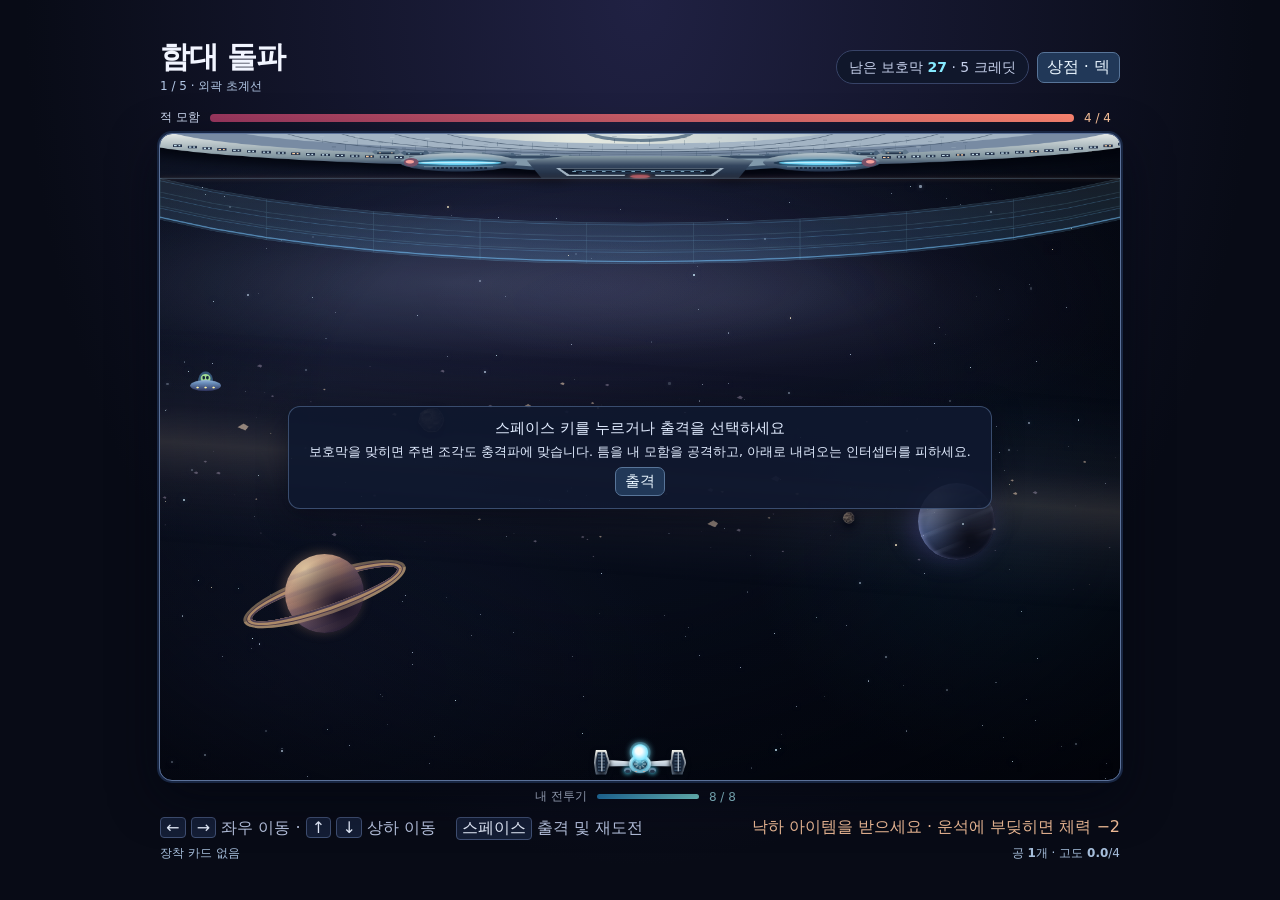
<file: index.html>
<!DOCTYPE html>
<html lang="ko">
<head>
<meta charset="UTF-8">
<title>SpaceJam</title>
<meta http-equiv="refresh" content="0; url=https://spaceyam.github.io/SpaceJam/brick_game.html">
</head>
<body style="background:#101426;color:white;font-family:Arial;padding:40px">
<h1>SpaceJam</h1>
<p>우주를 정복하라.</p>
</body>
</html>
</file>
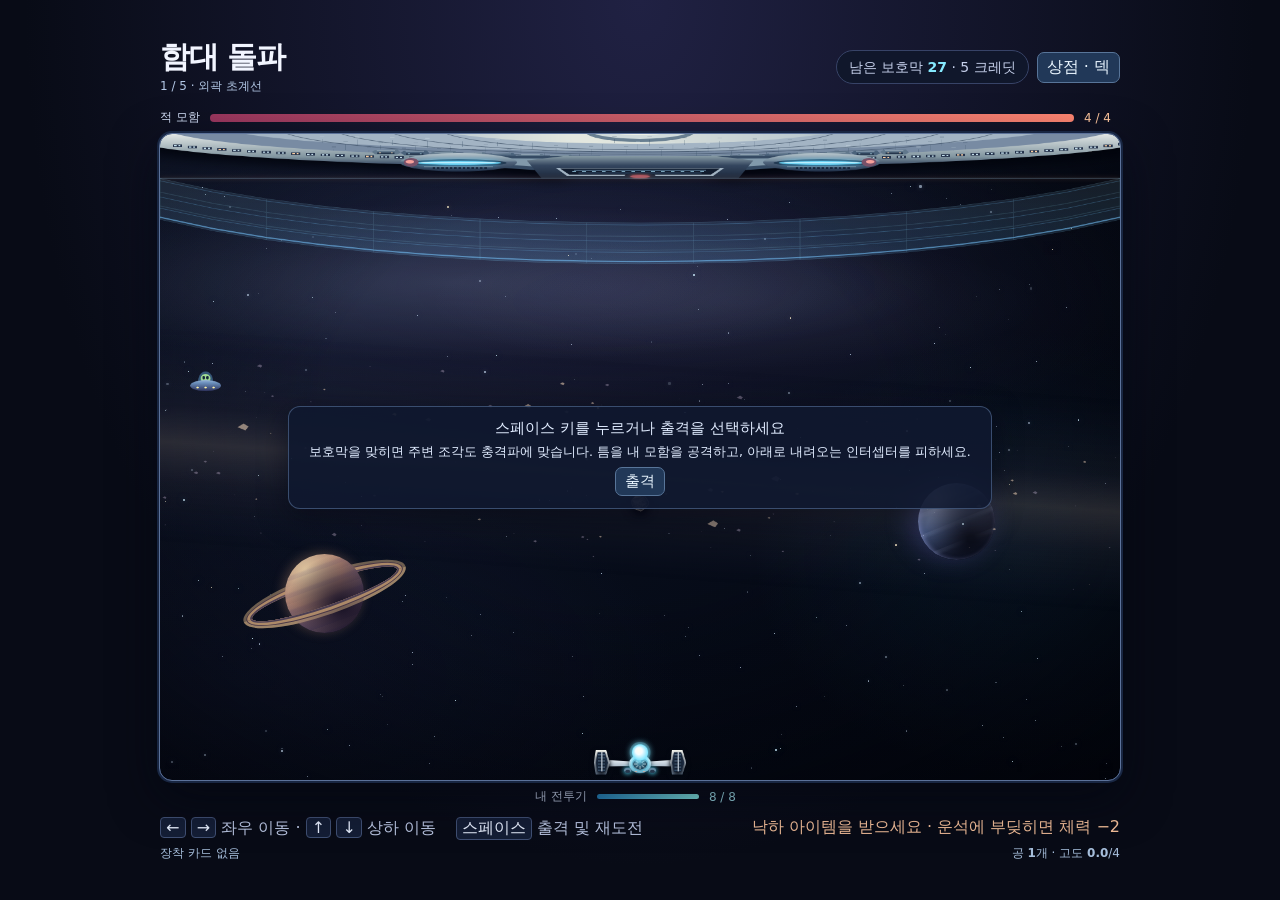
<file: brick_game.html>
<!doctype html>
<html lang="ko">
<head>
  <meta charset="utf-8">
  <meta name="viewport" content="width=device-width, initial-scale=1">
  <title>함대 돌파</title>
  <link rel="stylesheet" href="brick_game.css">
  <script src="brick_game.js" defer></script>
</head>
<body>
  <main class="game">
    <header class="game-header">
      <div><h1>함대 돌파</h1><p id="stage-label" class="stage-label"></p></div>
      <div class="battle-actions">
        <p>남은 보호막 <strong id="remaining">27</strong> · <span id="credits">5</span> 크레딧</p>
        <button id="toggle-shop" type="button" aria-controls="shop" aria-expanded="false">상점 · 덱</button>
      </div>
    </header>
    <div class="health health-boss">
      <label for="boss-health">적 모함</label>
      <progress id="boss-health" max="4" value="4"></progress>
      <span id="boss-health-count" aria-hidden="true">4 / 4</span>
    </div>
    <div class="battle-layout">
      <div class="game-area">
        <div class="starfield" aria-hidden="true"></div>
        <div class="ringed-planet" aria-hidden="true"><span></span></div>
        <div class="space-traffic" aria-hidden="true">
          <div class="shooting-star"></div>
        </div>
        <canvas id="board" width="1560" height="1050" aria-label="함대 돌파 게임 영역">
          이 브라우저에서는 게임 화면을 표시할 수 없습니다.
        </canvas>
        <div id="pause-notice" class="pause-notice" role="status" hidden>일시정지 · 상점을 닫으면 전투가 이어집니다</div>
        <div class="game-message" role="status">
          <div id="message-panel" class="message-panel">
            <strong id="result" hidden></strong>
            <span id="prompt">스페이스 키를 눌러 시작하세요</span>
            <small id="mission-hint"></small>
            <div class="mission-actions">
              <button id="launch" type="button">출격</button>
            </div>
          </div>
        </div>
      </div>
      <section id="shop" class="shop" aria-labelledby="shop-title" hidden>
        <div class="shop-header">
          <div><h2 id="shop-title">함선 정비 상점</h2><p><span id="shop-credits">5</span> 크레딧 · 장착 <span id="deck-count">0</span>/2</p></div>
          <button id="close-shop" type="button">닫기</button>
        </div>
        <div id="shop-cards" class="shop-cards"></div>
        <p id="shop-status" role="status"></p>
      </section>
    </div>
    <div class="health health-fighter">
      <label for="fighter-health">내 전투기</label>
      <progress id="fighter-health" max="8" value="8"></progress>
      <span id="fighter-health-count" aria-hidden="true">8 / 8</span>
    </div>
    <div class="controls"><span><kbd>←</kbd> <kbd>→</kbd> 좌우 이동 · <kbd>↑</kbd> <kbd>↓</kbd> 상하 이동</span><span><kbd>스페이스</kbd> 출격 및 재도전</span><span class="obstacle-hint">낙하 아이템을 받으세요 · 운석에 부딪히면 체력 −2</span></div>
    <div class="equipment"><span id="active-deck">장착 카드 없음</span><span>공 <strong id="ball-count">1</strong>개 · 고도 <strong id="fighter-lane">0.0</strong>/4</span><span id="item-status" role="status"></span></div>
  </main>
</body>
</html>
</file>
<file: brick_game.css>
* {
  box-sizing: border-box;
}

:root {
  color-scheme: dark;
  font-family: system-ui, sans-serif;
  color: #f2f5ff;
  background: #080b16;
}

body {
  margin: 0;
  padding: 12px;
  min-height: 100vh;
  display: grid;
  place-items: center;
  background: radial-gradient(ellipse at 50% 0, #202143, transparent 68%);
}

.game {
  width: 100%;
  max-width: 960px;
}

.game-header {
  display: flex;
  align-items: center;
  justify-content: space-between;
  gap: 12px;
  margin-bottom: 12px;
}

h1 {
  margin: 0;
  font-size: clamp(20px, 3vw, 30px);
  line-height: 1.25;
  letter-spacing: -0.04em;
}

p {
  margin: 0;
  font-size: 14px;
  line-height: 22px;
}

.game-header p {
  padding: 5px 12px;
  border: 1px solid #374367;
  border-radius: 999px;
  background: #10172b;
  color: #c5cfea;
  white-space: nowrap;
}

#remaining {
  color: #86eaff;
  font-variant-numeric: tabular-nums;
}

.game-area {
  position: relative;
  isolation: isolate;
  overflow: hidden;
  border-radius: 12px;
  outline: 1px solid #3d486c;
  background-color: #090e21;
  background-image:
    radial-gradient(ellipse at 46% 41%, transparent 37%, #010207bd 100%),
    radial-gradient(ellipse 58% 14% at 31% 23%, #b4cdf028, transparent 87%),
    radial-gradient(ellipse 34% 11% at 60% 26%, #b5d2ff10, transparent 95%),
    radial-gradient(ellipse 68% 30% at 47% 24%, #43356751, transparent 85%),
    radial-gradient(ellipse 32% 39% at 90% 65%, #1747673e, transparent 88%),
    radial-gradient(ellipse 51% 37% at 9% 84%, #242c583b, transparent 88%),
    linear-gradient(155deg, #172039, #080e1c 47%, #030712 94%);

  box-shadow: 0 16px 48px #03061188;
}

/* 별과 행성은 게임 화면 뒤에 배치한다. */
.game-area::before {
  content: "";
  position: absolute;
  z-index: -1;
  top: 54%;
  right: 13%;
  width: 8%;
  aspect-ratio: 1;
  border-radius: 50%;
  background:
    radial-gradient(ellipse at 69% 73%, #020612 5%, transparent 61%),
    repeating-linear-gradient(158deg, transparent 0 9px, #a6b9df24 10px 12px, transparent 15px 20px),
    radial-gradient(circle at 23% 19%, #adbbdf, #6e80a7 22%, #3e527b 41%, #10172d 70%, #0a1024 85%);
  box-shadow: -7px -4px 28px #7b7bf54d, inset 2px 1px 5px #aab6ff80;
}

canvas {
  display: block;
  width: 100%;
  height: auto;
}

.game-message {
  position: absolute;
  inset: 0;
  display: grid;
  place-items: center;
  padding: 12px;
  pointer-events: none;
}

.message-panel {
  display: grid;
  justify-items: center;
  gap: 6px;
  padding: 12px 20px;
  border: 1px solid #7b9ed066;
  border-radius: 12px;
  background: #10182fec;
  color: #e1ecff;
  box-shadow: 0 8px 28px #03061188;
  text-align: center;
  font-size: clamp(12px, 2vw, 15px);
}

.message-panel[hidden] {
  display: none;
}

.game-message strong {
  color: #fff;
  font-size: clamp(18px, 3vw, 26px);
}

.controls {
  display: flex;
  flex-wrap: wrap;
  gap: 6px 20px;
  margin-top: 12px;
  color: #bbc7e4;
}

kbd {
  display: inline-block;
  min-width: 1.6em;
  padding: 0 5px;
  border: 1px solid #405074;
  border-radius: 4px;
  background: #141e36;
  color: #e8f0ff;
  font: inherit;
  text-align: center;
}

.space-traffic {
  position: absolute;
  inset: 0;
  z-index: -1;
  pointer-events: none;
}

.shooting-star {
  position: absolute;
  top: 46%;
  left: 83%;
  width: 115px;
  height: 3px;
  border-radius: 4px;
  background: linear-gradient(90deg, #eefaff, #9ccfff81 20%, transparent);
  filter: drop-shadow(0 0 5px #8ec5ff);
  opacity: 0;
  animation: star-pass 12s ease-in infinite;
}

@keyframes star-pass {
  0%, 26% { transform: translate(0, -30px) rotate(-28deg); opacity: 0; }
  30% { opacity: 1; }
  45%, 100% { transform: translate(-320px, 140px) rotate(-28deg); opacity: 0; }
}

.obstacle-hint {
  margin-left: auto;
  color: #f1bd98;
}

@media (prefers-reduced-motion: reduce) {
  .space-traffic {
    display: none;
  }
}
.starfield {
  position: absolute;
  z-index: -1;
  inset: 0;
  pointer-events: none;
}

.starfield i {
  position: absolute;
  border-radius: 50%;
  background: #d5e9ff;
  box-shadow: 0 0 4px #b3d4ff80;
}

@media (max-width: 520px) {
  .game-header {
    flex-wrap: wrap;
  }

  .obstacle-hint {
    margin-left: 0;
  }
}

.health {
  display: flex;
  align-items: center;
  gap: 10px;
  color: #d3dff8;
  font-size: 12px;
}

.health label {
  white-space: nowrap;
}

.health progress {
  appearance: none;
  display: block;
  min-width: 0;
  border: 0;
  border-radius: 999px;
  overflow: hidden;
  background: #242f4b;
  color: var(--health-end);
}

.health progress::-webkit-progress-bar {
  background: #242f4b;
}

.health progress::-webkit-progress-value {
  background: linear-gradient(90deg, var(--health-start), var(--health-end));
}

.health progress::-moz-progress-bar {
  background: linear-gradient(90deg, var(--health-start), var(--health-end));
}

.health-boss {
  --health-start: #9b375f;
  --health-end: #ff8672;
  margin-bottom: 8px;
}

.health-boss progress {
  flex: 1;
  height: 8px;
}

.health-fighter {
  --health-start: #298cc7;
  --health-end: #8af4ef;
  justify-content: center;
  margin-top: 8px;
}

.health-fighter progress {
  width: 102px;
  height: 5px;
}

#item-status {
  color: #a6e9f6;
  font-size: 12px;
  text-align: center;
}

#item-status:empty {
  display: none;
}

.game-area {
  outline-color: #5c729a;
  box-shadow: 0 0 0 3px #182642, 0 16px 48px #030611a8;
}
.starfield .star-warm {
  background: #fff0cb;
  box-shadow: 0 0 5px #ffc98c88;
}

.starfield .star-cool {
  background: #d0f1ff;
  box-shadow: 0 0 6px #82d4ff90;
}

.game-header .stage-label {
  padding: 0;
  border: 0;
  background: transparent;
  color: #b3c8e6;
  font-size: 12px;
  white-space: normal;
}

.mission-actions, .shop-header {
  display: flex;
  flex-wrap: wrap;
  align-items: center;
  gap: 8px;
}

.mission-actions {
  justify-content: center;
  pointer-events: auto;
}

.game button {
  border: 1px solid #587599;
  border-radius: 7px;
  padding: 4px 9px;
  background: #213858;
  color: #eaf6ff;
  font: inherit;
  cursor: pointer;
}

.game button:disabled {
  opacity: 0.55;
  cursor: default;
}

.game button:focus-visible {
  outline: 2px solid #81edff;
  outline-offset: 2px;
}

.battle-actions {
  display: flex;
  flex-wrap: wrap;
  align-items: center;
  justify-content: flex-end;
  gap: 8px;
}

.battle-layout {
  display: grid;
  gap: 12px;
  align-items: start;
  grid-template-columns: minmax(0, 1fr);
}

.shop {
  max-height: min(570px, 68dvh);
  overflow: auto;
  padding: 12px;
  border: 1px solid #627fa8;
  border-radius: 12px;
  background: #101a2f;
  box-shadow: 0 12px 35px #030713a8;
}

@media (min-width: 780px) {
  .game:has(.shop:not([hidden])) {
    max-width: min(1230px, calc((100dvh - 155px) * 1.485714 + 260px));
  }

  .battle-layout:has(.shop:not([hidden])) {
    grid-template-columns: minmax(0, 1fr) 248px;
  }
}


.shop-header {
  justify-content: space-between;
  margin-bottom: 10px;
}

.shop h2, .shop h3 {
  margin: 0;
  font-size: 16px;
}

.shop-cards {
  display: grid;
  grid-template-columns: repeat(auto-fit, minmax(min(100%, 175px), 1fr));
  gap: 8px;
}

.shop-cards article {
  display: grid;
  gap: 4px;
  align-content: start;
  padding: 8px;
  border: 1px solid #3a5378;
  border-radius: 8px;
  background: #192941;
}

.shop-cards p, #shop-status {
  color: #c1d4ed;
  font-size: 12px;
  line-height: 1.4;
}

#shop-status {
  margin-top: 8px;
}

.equipment {
  display: flex;
  flex-wrap: wrap;
  justify-content: space-between;
  gap: 4px 12px;
  margin-top: 5px;
  font-size: 12px;
  color: #a6bedb;
}

@media (min-width: 740px) and (min-height: 590px) {
  .game {
    max-width: min(960px, calc((100dvh - 155px) * 1.485714));
  }
}

.shop-group {
  display: grid;
  align-content: start;
  gap: 6px;
}

.shop-group h3 {
  margin: 2px 0;
  color: #b8dcfb;
  font-size: 13px;
}

.shop-group h4 {
  margin: 0;
  font-size: 14px;
}
/* 고리 뒤쪽은 행성 뒤에 가리고, 앞쪽은 원반 위로 겹친다. */
.ringed-planet {
  position: absolute;
  z-index: -1;
  top: 65%;
  left: 13%;
  width: 8.2%;
  aspect-ratio: 1;
  pointer-events: none;
}

.ringed-planet::before,
.ringed-planet::after {
  content: "";
  position: absolute;
  z-index: 0;
  inset: 35% -47%;
  transform: rotate(-19deg);
  border-radius: 50%;
  box-shadow: 0 0 0 2px #4b3e53, 0 0 0 5px #ac8968,
    0 0 0 6px #483747, 0 0 0 9px #c4a37b87;
}

.ringed-planet span {
  position: absolute;
  z-index: 1;
  inset: 0;
  border-radius: 50%;
  background:
    radial-gradient(ellipse at 72% 66%, #1b1427 4%, transparent 69%),
    repeating-linear-gradient(160deg, #e6b78d15 0 5%, #5e4a731f 7% 10%, transparent 11% 16%),
    radial-gradient(circle at 26% 20%, #dbc39e, #aa8070 42%, #604c61 68%, #271d32 88%);
  box-shadow: -2px -1px 12px #e8a98045;
}

.ringed-planet::after {
  z-index: 2;
  clip-path: inset(53% -12px -12px);
}

.pause-notice {
  position: absolute;
  z-index: 1;
  inset: 50% auto auto 50%;
  transform: translate(-50%, -50%);
  width: max-content;
  max-width: calc(100% - 22px);
  padding: 8px 12px;
  border: 1px solid #7897bb;
  border-radius: 8px;
  background: #101c32ee;
  color: #e8f4ff;
  font-size: 13px;
  text-align: center;
  pointer-events: none;
}

.battle-layout:has(.shop:not([hidden])) .shooting-star {
  animation-play-state: paused;
}

#fighter-health-count,
#boss-health-count {
  min-width: 3em;
  color: #a5e7f3;
  font-variant-numeric: tabular-nums;
}

#boss-health-count {
  color: #ffc69e;
}
</file>
